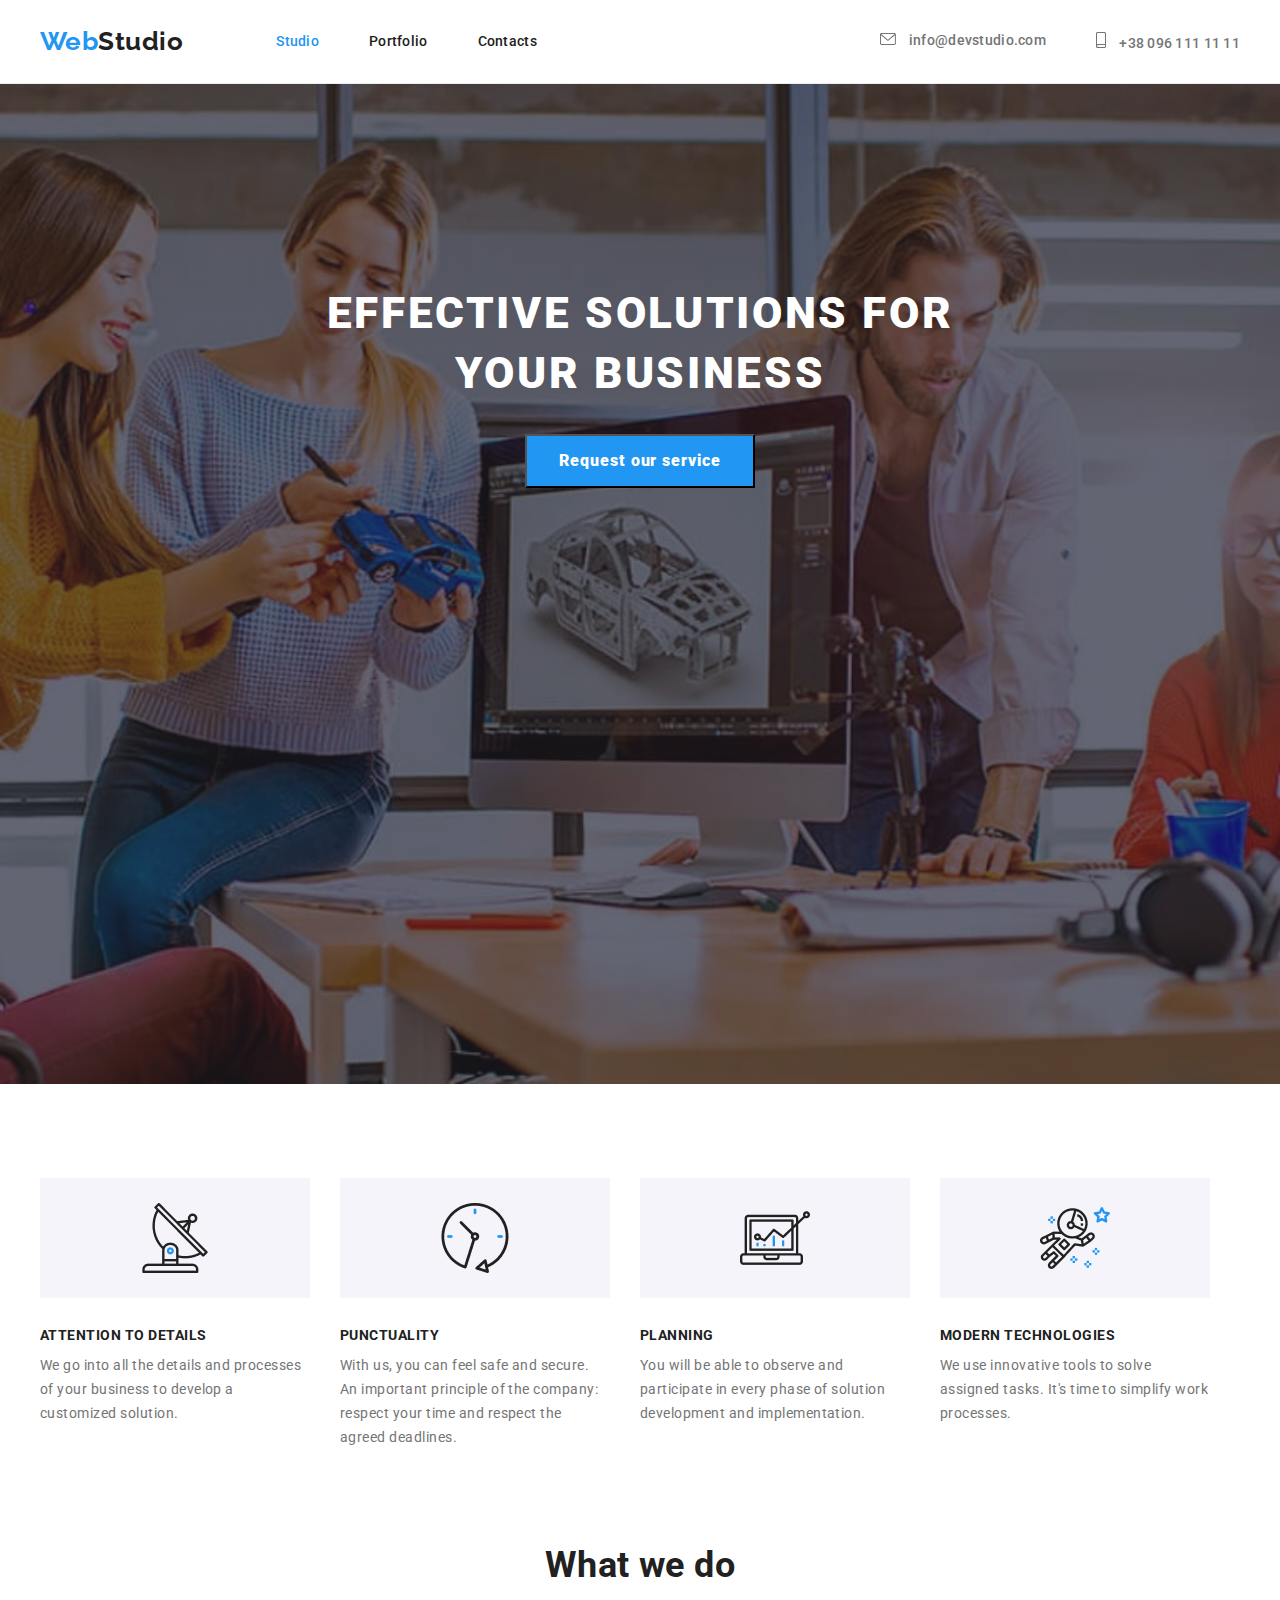
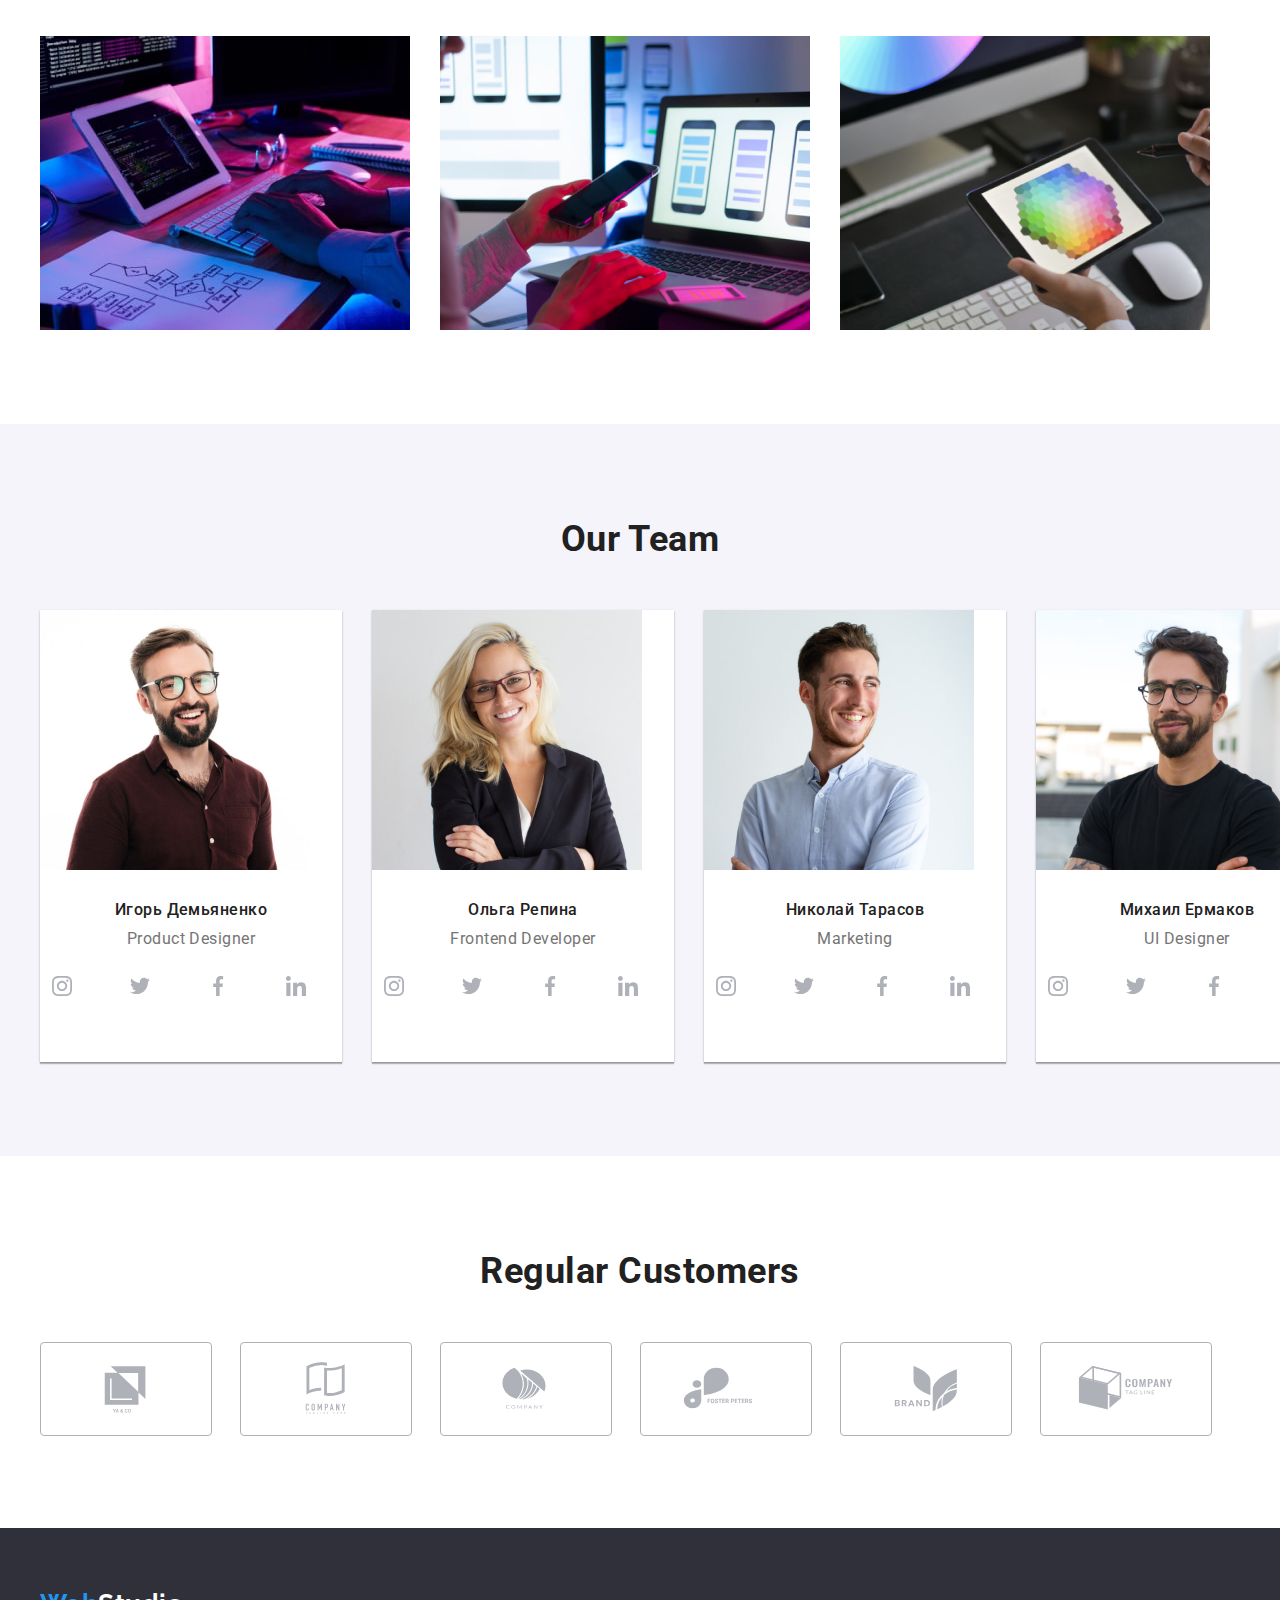
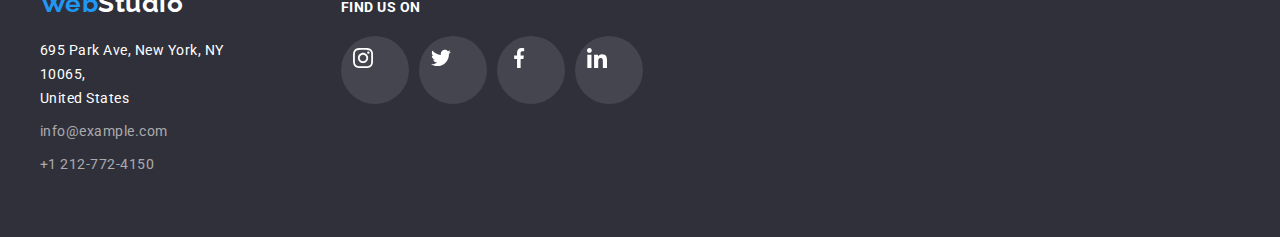
<file: index.html>
<!DOCTYPE html>
<html lang="en">
  <head>
    <meta charset="UTF-8" />
    <meta http-equiv="X-UA-Compatible" content="IE=edge" />
    <meta name="viewport" content="width=device-width, initial-scale=1.0" />
    <title>Document</title>
    <link rel="preconnect" href="https://fonts.googleapis.com" />
    <link rel="preconnect" href="https://fonts.gstatic.com" crossorigin />
    <link
      href="https://fonts.googleapis.com/css2?family=Raleway:wght@700&family=Roboto:wght@400;500;700;900&display=swap"
      rel="stylesheet"
    />

    <!-- Modern Normalize -->
    <link
      rel="stylesheet"
      href="https://cdnjs.cloudflare.com/ajax/libs/modern-normalize/1.1.0/modern-normalize.min.css"
      integrity="sha512-wpPYUAdjBVSE4KJnH1VR1HeZfpl1ub8YT/NKx4PuQ5NmX2tKuGu6U/JRp5y+Y8XG2tV+wKQpNHVUX03MfMFn9Q=="
      crossorigin="anonymous"
      referrerpolicy="no-referrer"
    />

    <link rel="stylesheet" href="./css/styles.css" />
  </head>
  <body>
    <header class="page-header">
      <div class="container container-header">
        <nav class="container-header">
          <a class="logo" href="./index.html">Web<span class="logo-deco">Studio</span></a>
          <ul class="site-nav">
            <li class="item">
              <a class="link-current" href="">Studio</a>
            </li>
            <li class="item"><a class="link" href="./portfolio.html">Portfolio</a></li>
            <li class="item"><a class="link" href="">Contacts</a></li>
          </ul>
        </nav>
        <ul class="site-contacts">
          <li class="item">
            <a class="link-contacts link-mail" href="mailto:info@devstudio.com">
              <svg class="svg-contact" width="16" height="12">
                <use href="./images/icons.svg#icon-envelope"></use>
              </svg>
              info@devstudio.com
            </a>
          </li>
          <li class="item">
            <a class="link-contacts link-tel" href="tel:+380961111111">
              <svg class="svg-contact" width="10" height="16">
                <use href="./images/icons.svg#icon-smartphone"></use>
              </svg>
              +38 096 111 11 11</a
            >
          </li>
        </ul>
      </div>
    </header>
    <main>
      <section class="solutions section overlay">
        <div class="container">
          <h1 class="solutions-title">EFFECTIVE SOLUTIONS FOR YOUR BUSINESS</h1>
          <button type="button" class="button">Request our service</button>
        </div>
      </section>

      <section class="section section-benefits">
        <div class="container">
          <h2 class="visually-hidden">Benefits</h2>
          <ul class="list list-benefits">
            <li class="item-benefits item-details">
              <h3 class="title">ATTENTION TO DETAILS</h3>
              <p class="section-text">
                We go into all the details and processes of your business to develop a customized
                solution.
              </p>
            </li>
            <li class="item-benefits item-punctuality">
              <h3 class="title">PUNCTUALITY</h3>
              <p class="section-text">
                With us, you can feel safe and secure. An important principle of the company:
                respect your time and respect the agreed deadlines.
              </p>
            </li>
            <li class="item-benefits item-planning">
              <h3 class="title">PLANNING</h3>
              <p class="section-text">
                You will be able to observe and participate in every phase of solution development
                and implementation.
              </p>
            </li>
            <li class="item-benefits item-technology">
              <h3 class="title">MODERN TECHNOLOGIES</h3>
              <p class="section-text">
                We use innovative tools to solve assigned tasks. It's time to simplify work
                processes.
              </p>
            </li>
          </ul>
        </div>
      </section>
      <section class="section section-what">
        <div class="container">
          <h2 class="section-title">What we do</h2>
          <ul class="list list-what-we-do">
            <li class="what-item">
              <img src="images/box_1.jpg" alt="construct" width="370" height="294" />
            </li>
            <li class="what-item">
              <img src="images/box_2.jpg" alt="test" width="370" height="294" />
            </li>
            <li class="what-item">
              <img src="images/box_3.jpg" alt="design" width="370" height="294" />
            </li>
          </ul>
        </div>
      </section>
      <section class="section-cards section">
        <div class="container">
          <h2 class="section-title">Our Team</h2>
          <ul class="list list-team">
            <li class="item-card">
              <img src="images/team_card_1.jpg" alt="Product Designer" width="270" height="260" />
              <div class="card-desc">
                <h3 class="card-name" lang="ru">Игорь Демьяненко</h3>
                <p class="text">Product Designer</p>
                <ul class="list social-list">
                  <li class="social-item">
                    <a
                      class="social-link"
                      href="https://www.instagram.com"
                      target="_blank"
                      rel="noopener noreferrer nofollow"
                    >
                      <svg class="social-svg" width="20" height="20">
                        <use href="./images/icons.svg#icon-instagram"></use>
                      </svg>
                    </a>
                  </li>
                  <li class="social-item">
                    <a
                      class="social-link"
                      href="https://twitter.com"
                      target="_blank"
                      rel="noopener noreferrer nofollow"
                    >
                      <svg class="social-svg" width="20" height="20">
                        <use href="./images/icons.svg#icon-twitter"></use>
                      </svg>
                    </a>
                  </li>
                  <li class="social-item">
                    <a
                      class="social-link"
                      href="https://facebook.com"
                      target="_blank"
                      rel="noopener noreferrer nofollow"
                    >
                      <svg class="social-svg" width="20" height="20">
                        <use href="./images/icons.svg#icon-facebook"></use>
                      </svg>
                    </a>
                  </li>
                  <li>
                    <a
                      class="social-link"
                      href="https://www.linkedin.com"
                      target="_blank"
                      rel="noopener noreferrer nofollow"
                    >
                      <svg class="social-svg" width="20" height="20">
                        <use href="./images/icons.svg#icon-linkedin"></use>
                      </svg>
                    </a>
                  </li>
                </ul>
              </div>
            </li>
            <li class="item-card">
              <img src="images/team_card_2.jpg" alt="Frontend Developer" width="270" height="260" />
              <div class="card-desc">
                <h3 class="card-name" lang="ru">Ольга Репина</h3>
                <p class="text">Frontend Developer</p>
                <ul class="list social-list">
                  <li class="social-item">
                    <a
                      class="social-link"
                      href="https://www.instagram.com"
                      target="_blank"
                      rel="noopener noreferrer nofollow"
                    >
                      <svg class="social-svg" width="20" height="20">
                        <use href="./images/icons.svg#icon-instagram"></use>
                      </svg>
                    </a>
                  </li>
                  <li class="social-item">
                    <a
                      class="social-link"
                      href="https://twitter.com"
                      target="_blank"
                      rel="noopener noreferrer nofollow"
                    >
                      <svg class="social-svg" width="20" height="20">
                        <use href="./images/icons.svg#icon-twitter"></use>
                      </svg>
                    </a>
                  </li>
                  <li class="social-item">
                    <a
                      class="social-link"
                      href="https://facebook.com"
                      target="_blank"
                      rel="noopener noreferrer nofollow"
                    >
                      <svg class="social-svg" width="20" height="20">
                        <use href="./images/icons.svg#icon-facebook"></use>
                      </svg>
                    </a>
                  </li>
                  <li>
                    <a
                      class="social-link"
                      href="https://www.linkedin.com"
                      target="_blank"
                      rel="noopener noreferrer nofollow"
                    >
                      <svg class="social-svg" width="20" height="20">
                        <use href="./images/icons.svg#icon-linkedin"></use>
                      </svg>
                    </a>
                  </li>
                </ul>
              </div>
            </li>
            <li class="item-card">
              <img src="images/team_card_3.jpg" alt="Marketing" width="270" height="260" />
              <div class="card-desc">
                <h3 class="card-name" lang="ru">Николай Тарасов</h3>
                <p class="text">Marketing</p>
                <ul class="list social-list">
                  <li class="social-item">
                    <a
                      class="social-link"
                      href="https://www.instagram.com"
                      target="_blank"
                      rel="noopener noreferrer nofollow"
                    >
                      <svg class="social-svg" width="20" height="20">
                        <use href="./images/icons.svg#icon-instagram"></use>
                      </svg>
                    </a>
                  </li>
                  <li class="social-item">
                    <a
                      class="social-link"
                      href="https://twitter.com"
                      target="_blank"
                      rel="noopener noreferrer nofollow"
                    >
                      <svg class="social-svg" width="20" height="20">
                        <use href="./images/icons.svg#icon-twitter"></use>
                      </svg>
                    </a>
                  </li>
                  <li class="social-item">
                    <a
                      class="social-link"
                      href="https://facebook.com"
                      target="_blank"
                      rel="noopener noreferrer nofollow"
                    >
                      <svg class="social-svg" width="20" height="20">
                        <use href="./images/icons.svg#icon-facebook"></use>
                      </svg>
                    </a>
                  </li>
                  <li>
                    <a
                      class="social-link"
                      href="https://www.linkedin.com"
                      target="_blank"
                      rel="noopener noreferrer nofollow"
                    >
                      <svg class="social-svg" width="20" height="20">
                        <use href="./images/icons.svg#icon-linkedin"></use>
                      </svg>
                    </a>
                  </li>
                </ul>
              </div>
            </li>
            <li class="item-card">
              <img src="images/team_card_4.jpg" alt="UI Designer" width="270" height="260" />
              <div class="card-desc">
                <h3 class="card-name" lang="ru">Михаил Ермаков</h3>
                <p class="text">UI Designer</p>
                <ul class="list social-list">
                  <li class="social-item">
                    <a
                      class="social-link"
                      href="https://www.instagram.com"
                      target="_blank"
                      rel="noopener noreferrer nofollow"
                    >
                      <svg class="social-svg" width="20" height="20">
                        <use href="./images/icons.svg#icon-instagram"></use>
                      </svg>
                    </a>
                  </li>
                  <li class="social-item">
                    <a
                      class="social-link"
                      href="https://twitter.com"
                      target="_blank"
                      rel="noopener noreferrer nofollow"
                    >
                      <svg class="social-svg" width="20" height="20">
                        <use href="./images/icons.svg#icon-twitter"></use>
                      </svg>
                    </a>
                  </li>
                  <li class="social-item">
                    <a
                      class="social-link"
                      href="https://facebook.com"
                      target="_blank"
                      rel="noopener noreferrer nofollow"
                    >
                      <svg class="social-svg" width="20" height="20">
                        <use href="./images/icons.svg#icon-facebook"></use>
                      </svg>
                    </a>
                  </li>
                  <li>
                    <a
                      class="social-link"
                      href="https://www.linkedin.com"
                      target="_blank"
                      rel="noopener noreferrer nofollow"
                    >
                      <svg class="social-svg" width="20" height="20">
                        <use href="./images/icons.svg#icon-linkedin"></use>
                      </svg>
                    </a>
                  </li>
                </ul>
              </div>
            </li>
          </ul>
        </div>
      </section>
      <section class="section-customers section">
        <div class="container">
          <h2 class="section-title">Regular Customers</h2>
          <ul class="list list-customers">
            <li class="customers-item">
              <a class="customers-link" href="" target="_blank" rel="noopener noreferrer">
                <svg class="client-svg">
                  <use href="./images/icons.svg#icon-client-1"></use></svg
              ></a>
            </li>
            <li class="customers-item">
              <a class="customers-link" href="" target="_blank" rel="noopener noreferrer">
                <svg class="client-svg">
                  <use href="./images/icons.svg#icon-client-2"></use></svg
              ></a>
            </li>
            <li class="customers-item">
              <a class="customers-link" href="" target="_blank" rel="noopener noreferrer">
                <svg class="client-svg">
                  <use href="./images/icons.svg#icon-client-3"></use></svg
              ></a>
            </li>
            <li class="customers-item">
              <a class="customers-link" class="customers-link" href="" target="_blank" rel="noopener noreferrer">
                <svg class="client-svg">
                  <use href="./images/icons.svg#icon-client-4"></use></svg
              ></a>
            </li>
            <li class="customers-item">
              <a class="customers-link" href="" target="_blank" rel="noopener noreferrer">
                <svg class="client-svg">
                  <use href="./images/icons.svg#icon-client-5"></use></svg
              ></a>
            </li>
            <li class="customers-item">
              <a class="customers-link" href="" target="_blank" rel="noopener noreferrer">
                <svg class="client-svg">
                  <use href="./images/icons.svg#icon-client-6"></use></svg
              ></a>
            </li>
          </ul>
        </div>
      </section>
    </main>
    <footer class="page-footer">
      <div class="container footer-div">
        <div class="address-div">
        <a class="logo-footer" href="/">Web<span class="logo-deco-footer">Studio</span></a>
          <div class="footer-address">
            <address>
              <ul class="list">
                <li class="item-footer">
                  <a
                    class="address"
                    href="https://goo.gl/maps/fKCjdk5wV2EBrqAs6"
                    target="_blank"
                    rel="noopener noreferrer nofollow"
                  >
                    695 Park Ave, New York, NY 10065, <br />
                    United States
                  </a>
                </li>
                <li class="item-footer">
                  <a class="contacts" href="mailto:info@example.com">info@example.com</a>
                </li>
                <li class="item-footer">
                  <a class="contacts" href="tel:+1212-772-4150">+1 212-772-4150</a>
                </li>
              </ul>
              </div>
            </address>
          </div>
        <section class="section-find">
          <div>
            <h3 class="title-footer">FIND US ON</h3>
            <ul class="list list-footer">
              <li>
                <a
                      class="social-footer"
                      href="https://www.instagram.com"
                      target="_blank"
                      rel="noopener noreferrer nofollow"
                    >
                      <svg class="social-svg svg-footer" width="20" height="20">
                        <use href="./images/icons.svg#icon-instagram"></use>
                      </svg>
                </a>
              </li>
              <li>
                <a
                      class="social-footer"
                      href="https://twitter.com"
                      target="_blank"
                      rel="noopener noreferrer nofollow"
                    >
                      <svg class="social-svg" width="20" height="20">
                        <use href="./images/icons.svg#icon-twitter"></use>
                      </svg>
                </a>
              </li>
              <li>
                <a
                      class="social-footer"
                      href="https://facebook.com"
                      target="_blank"
                      rel="noopener noreferrer nofollow"
                    >
                      <svg class="social-svg" width="20" height="20">
                        <use href="./images/icons.svg#icon-facebook"></use>
                      </svg>
                </a>
              </li>
              <li>
                 <a
                      class="social-footer"
                      href="https://www.linkedin.com"
                      target="_blank"
                      rel="noopener noreferrer nofollow"
                    >
                      <svg class="social-svg" width="20" height="20">
                        <use href="./images/icons.svg#icon-linkedin"></use>
                      </svg>
                  </a>
              </li>
            </ul>
            </div>
          </section>
      </div>
    </footer>
  </body>
</html>
</file>
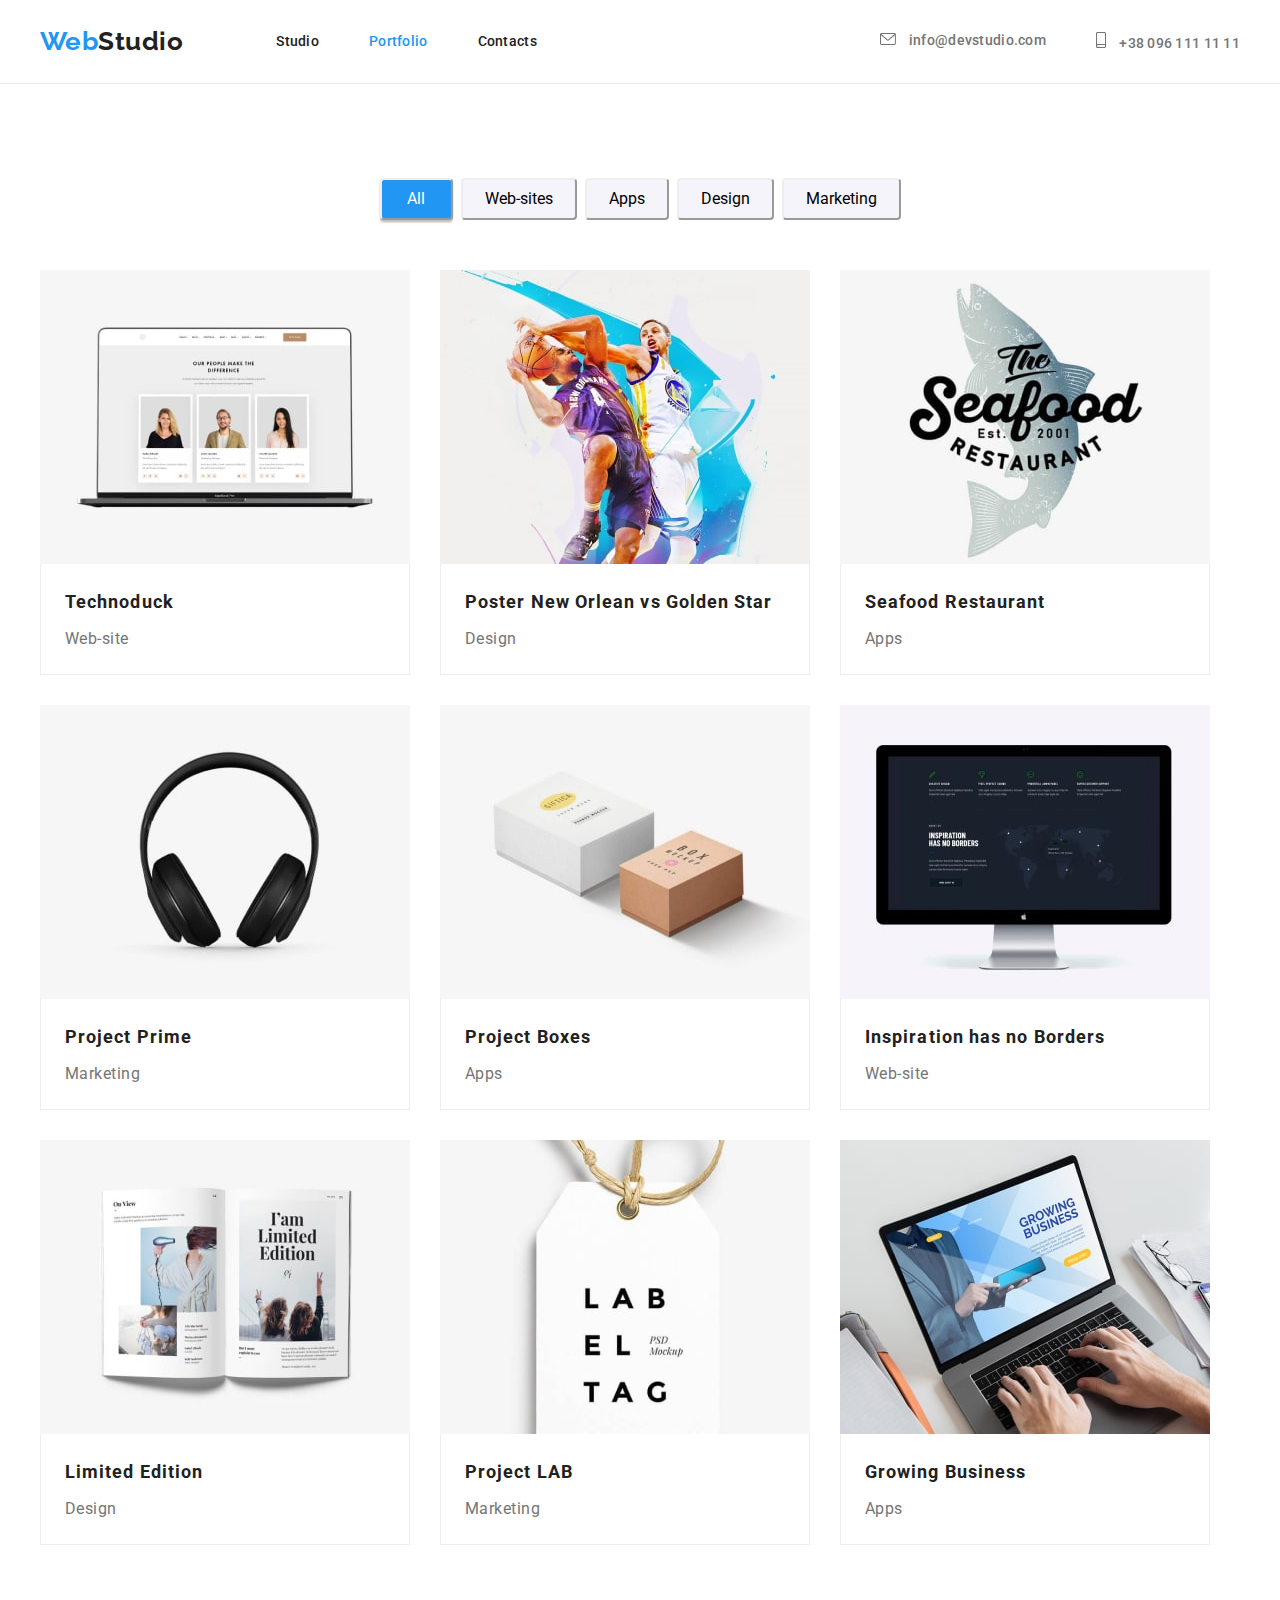
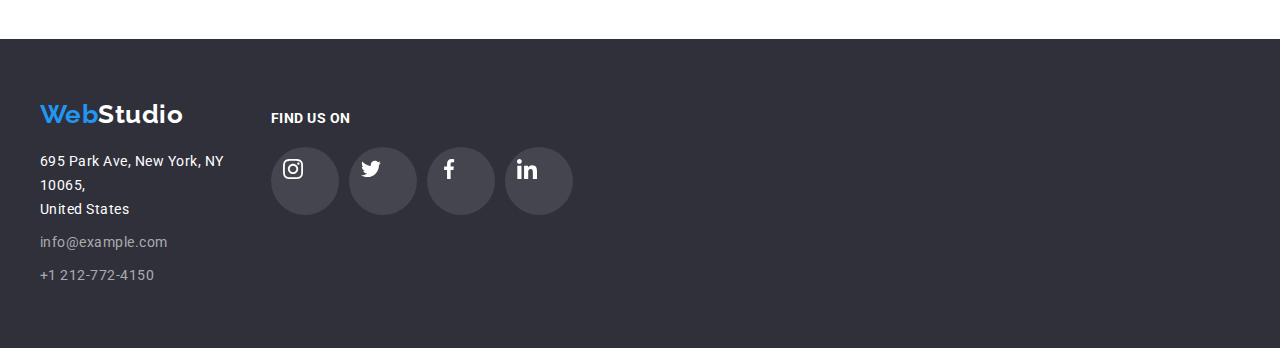
<file: portfolio.html>
<!DOCTYPE html>
<html lang="en">
  <head>
    <meta charset="UTF-8" />
    <meta http-equiv="X-UA-Compatible" content="IE=edge" />
    <meta name="viewport" content="width=device-width, initial-scale=1.0" />
    <title>Document</title>
    <link rel="preconnect" href="https://fonts.googleapis.com" />
    <link rel="preconnect" href="https://fonts.gstatic.com" crossorigin />
    <link
      href="https://fonts.googleapis.com/css2?family=Raleway:wght@700&family=Roboto:wght@400;500;700;900&display=swap"
      rel="stylesheet"
    />
    <!-- Modern Normalize -->
    <link
      rel="stylesheet"
      href="https://cdnjs.cloudflare.com/ajax/libs/modern-normalize/1.1.0/modern-normalize.min.css"
      integrity="sha512-wpPYUAdjBVSE4KJnH1VR1HeZfpl1ub8YT/NKx4PuQ5NmX2tKuGu6U/JRp5y+Y8XG2tV+wKQpNHVUX03MfMFn9Q=="
      crossorigin="anonymous"
      referrerpolicy="no-referrer"
    />
    <link rel="stylesheet" href="./css/styles.css" />
  </head>
  <body>
    <header class="page-header">
      <div class="container container-header">
        <nav class="container-header">
          <a class="logo" href="./index.html">Web<span class="logo-deco">Studio</span></a>

          <ul class="site-nav">
            <li class="item"><a class="link" href="./index.html">Studio</a></li>
            <li class="item"><a class="link-current" href="">Portfolio</a></li>
            <li class="item"><a class="link" href="">Contacts</a></li>
          </ul>
        </nav>

         <ul class="site-contacts">
          <li class="item">
            <a class="link-contacts link-mail" href="mailto:info@devstudio.com">
              <svg class="svg-contact" width="16" height="12">
                <use href="./images/icons.svg#icon-envelope"></use>
              </svg>
              info@devstudio.com
            </a>
          </li>
          <li class="item">
            <a class="link-contacts link-tel" href="tel:+380961111111">
              <svg class="svg-contact" width="10" height="16">
                <use href="./images/icons.svg#icon-smartphone"></use>
              </svg>
              +38 096 111 11 11</a
            >
          </li>
        </ul>
      </div>
    </header>
    <main>
      <section class="section-projects">
        <div class="container">
          <h1 class="visually-hidden">Our projects</h1>
          <ul class="buttons-list">
            <li class="buttons-projects">
              <button type="button" class="buttons-current">All</button>
            </li>
            <li class="buttons-projects">
              <button type="button" class="buttons">Web-sites</button>
            </li>
            <li class="buttons-projects"><button type="button" class="buttons">Apps</button></li>
            <li class="buttons-projects"><button type="button" class="buttons">Design</button></li>
            <li class="buttons-projects">
              <button type="button" class="buttons">Marketing</button>
            </li>
          </ul>
          <ul class="list list-projects">
            <li class="item-projects">
              <a class="link-projects" href="">
                <img src="./images/project_1.jpg" alt="Technoduck" width="370" height="290" />
                <div class="project-desc">
                  <h2 class="caption">Technoduck</h2>
                  <p class="desc">Web-site</p>
                </div>
              </a>
            </li>
            <li class="item-projects">
              <a class="link-projects" href="">
                <img
                  src="./images/project_2.jpg"
                  alt="Poster New Orlean vs Golden Star"
                  width="370"
                  height="290"
                />
                <div class="project-desc">
                  <h2 class="caption">Poster New Orlean vs Golden Star</h2>
                  <p class="desc">Design</p>
                </div>
              </a>
            </li>
            <li class="item-projects">
              <a class="link-projects" href="">
                <img
                  src="./images/project_3.jpg"
                  alt="Seafood Restaurant"
                  width="370"
                  height="290"
                />
                <div class="project-desc">
                  <h2 class="caption">Seafood Restaurant</h2>
                  <p class="desc">Apps</p>
                </div>
              </a>
            </li>
            <li class="item-projects">
              <a class="link-projects" href="">
                <img src="./images/project_4.jpg" alt="Project Prime" width="370" height="290" />
                <div class="project-desc">
                  <h2 class="caption">Project Prime</h2>
                  <p class="desc">Marketing</p>
                </div>
              </a>
            </li>
            <li class="item-projects">
              <a class="link-projects" href="">
                <img src="./images/project_5.jpg" alt="Project Boxes" width="370" height="290" />
                <div class="project-desc">
                  <h2 class="caption">Project Boxes</h2>
                  <p class="desc">Apps</p>
                </div>
              </a>
            </li>
            <li class="item-projects">
              <a class="link-projects" href="">
                <img
                  src="./images/project_6.jpg"
                  alt="Inspiration has no Borders"
                  width="370"
                  height="290"
                />
                <div class="project-desc">
                  <h2 class="caption">Inspiration has no Borders</h2>
                  <p class="desc">Web-site</p>
                </div>
              </a>
            </li>
            <li class="item-projects">
              <a class="link-projects" href="">
                <img src="./images/project_7.jpg" alt="Limited Edition" width="370" height="290" />
                <div class="project-desc">
                  <h2 class="caption">Limited Edition</h2>
                  <p class="desc">Design</p>
                </div>
              </a>
            </li>
            <li class="item-projects">
              <a class="link-projects" href="">
                <img src="./images/project_8.jpg" alt="Project LAB" width="370" height="290" />
                <div class="project-desc">
                  <h2 class="caption">Project LAB</h2>
                  <p class="desc">Marketing</p>
                </div>
              </a>
            </li>
            <li class="item-projects">
              <a class="link-projects" href="">
                <img src="./images/project_9.jpg" alt="Growing Business" width="370" height="290" />
                <div class="project-desc">
                  <h2 class="caption">Growing Business</h2>
                  <p class="desc">Apps</p>
                </div>
              </a>
            </li>
          </ul>
        </div>
      </section>
    </main>
        <footer class="page-footer">
      <div class="container footer-div">
        <div>
        <a class="logo-footer" href="/">Web<span class="logo-deco-footer">Studio</span></a>
          <div class="footer-address">
            <address>
              <ul class="list">
                <li class="item-footer">
                  <a
                    class="address"
                    href="https://goo.gl/maps/fKCjdk5wV2EBrqAs6"
                    target="_blank"
                    rel="noopener noreferrer nofollow"
                  >
                    695 Park Ave, New York, NY 10065, <br />
                    United States
                  </a>
                </li>
                <li class="item-footer">
                  <a class="contacts" href="mailto:info@example.com">info@example.com</a>
                </li>
                <li class="item-footer">
                  <a class="contacts" href="tel:+1212-772-4150">+1 212-772-4150</a>
                </li>
              </ul>
              </div>
            </address>
          </div>
        <section class="section-find">
            <h3 class="title-footer">FIND US ON</h3>
            <ul class="list list-footer">
              <li>
                <a
                      class="social-footer"
                      href="https://www.instagram.com"
                      target="_blank"
                      rel="noopener noreferrer nofollow"
                    >
                      <svg class="social-svg svg-footer" width="20" height="20">
                        <use href="./images/icons.svg#icon-instagram"></use>
                      </svg>
                </a>
              </li>
              <li>
                <a
                      class="social-footer"
                      href="https://twitter.com"
                      target="_blank"
                      rel="noopener noreferrer nofollow"
                    >
                      <svg class="social-svg" width="20" height="20">
                        <use href="./images/icons.svg#icon-twitter"></use>
                      </svg>
                </a>
              </li>
              <li>
                <a
                      class="social-footer"
                      href="https://facebook.com"
                      target="_blank"
                      rel="noopener noreferrer nofollow"
                    >
                      <svg class="social-svg" width="20" height="20">
                        <use href="./images/icons.svg#icon-facebook"></use>
                      </svg>
                </a>
              </li>
              <li>
                 <a
                      class="social-footer"
                      href="https://www.linkedin.com"
                      target="_blank"
                      rel="noopener noreferrer nofollow"
                    >
                      <svg class="social-svg" width="20" height="20">
                        <use href="./images/icons.svg#icon-linkedin"></use>
                      </svg>
                  </a>
              </li>
            </ul>
          </section>
      </div>
    </footer>
  </body>
</html>
</file>
<file: css/styles.css>
body {
margin: 0;
color: #212121;
font-family: Roboto, sans-serif;
letter-spacing: 0.03em;
font-weight: 400;}
:root {
    --primary-text-color: #212121;
    --section-text-color: #757575;
    --accent-color: #2196F3; 
    --secondary-text-color: #FFFFFF;
    --secondary-background-color:#2F303A;
    --buttons-background-color:#F5F4FA;
    --footer-color:rgba(255, 255, 255, 0.6);
    --border-header:#ECECEC;
    --border-projects:#EEEEEE;
    --overlay:rgba(47, 48, 58, 0.4);
    --background-benefits:#F5F4FA;
    --customers-color:#AFB1B8;
    --customers-background:#F5F5F5;
}
/*  RESET */

h1,
h2,
h3,
h4,
h5,
h6,
p {
    margin: 0;
}

img {
    display: block;
        max-width: 100%;
        height: auto;
}


.container {
    width: 1200px;
    padding-left: 15px;
    padding-right: 15px;
    margin-left: auto;
    margin-right: auto;

}

.list {
    list-style: none;
    padding: 0;
    margin: 0;
}
.visually-hidden {
    position: absolute;
    width: 1px;
    height: 1px;
    margin: -1px;
    border: 0;
    padding: 0;
    white-space: nowrap;
    clip-path: inset(100%);
    clip: rect(0 0 0 0);
    overflow: hidden;
}

/* Overlay */
.overlay {
    max-width: 1600px ;
    height: 600px;
    margin-left: auto;
    margin-right: auto;
/*    
    (#C4C4C4, rgba(47, 48, 58, 0.4),) */

    background-image: linear-gradient(to right, var(--overlay), var(--overlay)), url("../images/background-min.jpg");
    background-repeat: no-repeat;
    background-position: center;
    background-size:cover;
}

/* header */
.container-header {
    display: flex;
    align-items: center;
}
.page-header {
    border-bottom: 1px solid var(--border-header);
}

.logo {

        margin-right: 93px;

        color: var(--accent-color);

        font-family: 'Raleway';
        font-weight: 700;
        font-size: 26px;
        line-height: 1.19;
        text-decoration: none;
}
.logo-deco {
    color:var(--primary-text-color);
}
.logo-deco-footer {
    color: var(--secondary-text-color);
}
.logo-footer {
    display: block;
    margin-bottom: 20px;
    color: var(--accent-color);
    font-family: 'Raleway';
    font-weight: 700;
    font-size: 26px;
    line-height: 1.19;
    text-decoration: none;
    

}
/* Site nav */

.site-nav .item:not(:last-child) {
margin-right: 50px;
}

.site-contacts .item:not(:last-child) {
    margin-right: 50px;
}
.site-nav, .site-contacts {
    display: flex;
    list-style: none;
    padding: 0;
        margin: 0;
}
.link-contacts {
        display: block;
            padding-top: 32px;
            padding-bottom: 32px;
        font-style: normal;
        font-weight: 500;
        font-size: 14px;
        line-height: 16px;
        letter-spacing: 0.02em;
        color: var(--section-text-color);
        text-decoration: none;
}

.link, .link-current{
        display: block;
        padding-top: 32px;
        padding-bottom: 32px;
        font-weight: 500;
        font-size: 14px;
        line-height: 1.14;
        letter-spacing: 0.02em;}
       
.link-contacts:hover,
.link-contacts:focus {
    color: var(--accent-color);
}
.link:hover,
.link:focus {
    color: var(--accent-color);
}

.link-current {
    color: var(--accent-color);
    text-decoration: none;
}

.link, .link-projects {
    color: var(--primary-text-color);
    text-decoration: none;
}
.site-contacts{
    margin-left: auto;
}
.link-mail {
   
}

.svg-contact {
    margin-right: 10px;
    fill: currentColor ;}


 /* section solutions */
.solutions {
     padding-top: 200px;
     padding-bottom: 200px;
        text-align: center;
       
        background-color: var(--secondary-background-color);
        }

.solutions-title {
        display: block;
        width: 690px;
        margin-left: auto;
        margin-right: auto;
        margin-bottom: 30px;
        color: var(--secondary-text-color);
        font-weight: 900;
        font-size: 44px;
        line-height: 1.36;
        letter-spacing: 0.06em;}

 /* Button and buttons */
 .buttons-list {
    
    display: flex;
    list-style: none;
    padding: 0;
    margin: 0;
    justify-content: center;
    margin-bottom: 50px;
    
 }
 .button {
    /* margin-bottom: 200px; */
     min-width: 161px;
     padding: 10px 32px;
     color: var(--secondary-text-color);
     background-color: var(--accent-color);
     cursor: pointer;
     font-weight:900;
     font-size: 16px;
     line-height: 1.88;
     letter-spacing: 0.06em;
     font-family: inherit;
 }
 .buttons, .buttons-current {
   

        border-radius: 4px;
        border-color: rgba(238, 238, 238, 1);
        padding: 6px 22px;
        min-width: 73px;
        text-align: center;
        
        font-size: 16px;
        line-height: 1.62;
        cursor: pointer;
        font-family: inherit;}

 
.buttons-projects:not(:last-child) { 
    margin-right: 8px;
} 
  .buttons { 
        background-color: var(--buttons-background-color);
        
 }

 .buttons-current {
    
    color: #FFFFFF;
        background-color: #2196F3;
        box-shadow: 0 2px 2px rgba(0, 0, 0, 0.12),
                0 1px 2px rgba(0, 0, 0, 0.08), 0 3px 1px rgba(0, 0, 0, 0.1);
 }
 .buttons:hover,
 .buttons:focus {
    color: #FFFFFF;
    background-color: #2196F3;
    box-shadow: 0 2px 2px rgba(0, 0, 0, 0.12),
            0 1px 2px rgba(0, 0, 0, 0.08), 0 3px 1px rgba(0, 0, 0, 0.1);
 }
 /* Benefits */
 .item-details::before {
    background-image:url(../images/antenna.png);
 }
 .item-punctuality::before{ 
    background-image:url(../images/clock.png);

 }
 .item-planning::before {
    background-image:url(../images/diagram.png);

 }
 .item-technology::before{
    background-image:url(../images/astronaut.png);

 }

 .item-benefits::before {
    content: "";
    display: block;
    height: 120px;
    /* background-size:  */
    background-repeat: no-repeat;
    background-position: center;
    background-color: var(--background-benefits);
    margin-bottom: 30px;
    
 }

    .list-benefits {
display: flex;
}
.item-benefits{
    
    width: 270px;
}
.item-benefits:not(:last-child) {
    margin-right: 30px;
}
.section-benefits,
.section-projects,
.section-cards,
.section-customers
{
    padding-top: 94px;
    padding-bottom: 94px;
}
 .title {
   
    margin-bottom: 10px;
        font-size: 14px;
        line-height: 1.14;
 }
 .section-text {

     color: var(--section-text-color);
        font-size: 14px;
        line-height: 1.71;}

/* What we do */
.list-what-we-do {
    display: flex;
    
}
.section-what {
    padding-bottom: 94px;
}
.what-item:not(:last-child) {
    margin-right: 30px;
} 

 .section-title {
        margin-bottom: 50px;
        font-size: 36px;
        line-height: 1.17;
        text-align: center;
}     
  /* our team */

 .card-desc {
    padding-top: 30px;
    padding-bottom: 30px;
 }
  .list-team {
    display: flex;
  }
 .section-cards {
    background-color: var(--buttons-background-color);   
 }
 .item-card {
     background-color: var(--secondary-text-color);
     box-shadow: 0px 2px 1px rgba(0, 0, 0, 0.2), 0px
        1px 1px rgba(0, 0, 0, 0.14), 0px 1px 3px rgba(0, 0, 0, 0.12);
    
 }
 .item-card:not(:last-child) {
    margin-right: 30px;

 }
 .card-name {
       
        font-weight: 500;
        font-size: 16px;
        line-height: 1.19;
        text-align: center;
 }
 .text {
        margin-top: 10px;
        line-height: 1.19;
        text-align: center;
        color: var(--section-text-color);
 }
 .social-list {
    display: flex;
    justify-content: center;
    margin-top:16px;
    
    
}
.social-link {
    padding: 12px;
    display: block;
    width: 44px;
    height: 44px;
    color: #AFB1B8;
    background-color: #FFFFFF;
    border-radius: 50%;
    
    
    
}
.social-link:hover,
.social-link:focus {
    color: var(--secondary-text-color);
    background-color: var(--accent-color);}

.social-svg {
    
    
    fill:currentColor;
  
    padding: 0;
    
} 
.social-item:not(:last-child) {
    margin-right: 10px;
}

 /* Customers */
 .list-customers {
    display: flex;
  
 }
 .customers-item {
    
    width: 170px;
    height: 92px;
       
 }
 .customers-link {
    color: var(--customers-color);
    display: flex;
    justify-content: center;
    align-items: center;
    border: 1px solid var(--customers-color);
    border-radius: 4px;
    width: 100%;
    height: 100%;
 }
 .customers-link:hover,
 .customers-link:focus {
    border:1px solid  var(--accent-color);
    color: var(--accent-color);
    background: var(--customers-background);
 } 

 .client-svg {
    fill: currentColor;
    width: 106px;
    height: 60px;
    text-align: center;
    
    padding: 0;
    
 }
 .customers-item:not(:last-child) {
     margin-right: 30px;
 }
 
/* footer */
 .item-footer:not(:last-child) {
    margin-bottom: 9px;
 }
.page-footer {
    padding-top: 60px;
    padding-bottom: 60px;
    background-color: var(--secondary-background-color);
}
.address {
    color: var(--secondary-text-color);
}

.address, 
.contacts {
        font-size: 14px;
        line-height: 1.71;
        font-style: normal;
        text-decoration: none;
}

.address:hover,
.address:focus {
color: var(--accent-color);
}
.contacts:hover,
.contacts:focus{
color: var(--accent-color);
}

.contacts {
  color: var(--footer-color);
}

/* Find us */
.section-find {
    /* padding-top: 15px; */
}
.footer-div {
    display: flex;
    align-items: baseline;
    
}
.address-div {
margin-right: 70px;
}
.footer-address {
    width: 231px;
}
.social-footer {
    padding: 12px;
   display: block;
    width: 44px;
    height: 44px;
    color: var(--secondary-text-color);
    border-radius: 50%;
    background: rgba(255,255,255,0.1);

}
.social-footer:hover,
.social-footer:focus {
    background-color: var(--accent-color);
}
.list-footer {
    display: flex;
    gap: 10px;
}
.title-footer {
    
        font-style: normal;
        font-weight: 700;
        font-size: 14px;
        line-height: 1.14;
        color: var(--secondary-text-color);
        margin-bottom: 20px;
}
/* Projects */
.project-desc
{
    padding:20px 24px ;
   
    border-bottom: 1px solid var(--border-projects);
    border-right: 1px solid var(--border-projects);
    border-left: 1px solid var(--border-projects);
}
.caption {
   
        font-size: 18px;
        line-height: 2;
        letter-spacing: 0.06em;
        font-style: normal;
       
        }

.desc  {
        margin-top: 4px;
        line-height: 1.88;
        font-style: normal;
        font-weight: 400;
        color: var(--section-text-color);
        }

        .conteiner {
            width: 1200px;
            padding-left: 15px;
            padding-right: 15px;
        }
        .list-projects {
            display: flex;
        flex-wrap: wrap;}
            
        .item-projects {
            width: 370px;
            margin-bottom: 30px;
            margin-right: 30px;
        }

        .item-projects:hover{
            box-shadow: 1px 4px 6px rgba(0, 0, 0, 0.16), 0 4px 4px rgba(0, 0, 0, 0.06), 0 1px 1px rgba(0, 0, 0, 0.12);
        }

        .item-projects:nth-child(3n){
            margin-right: 0;
        }
        .item-projects:nth-last-child(-n+3){
            margin-bottom: 0;
        }
</file>
